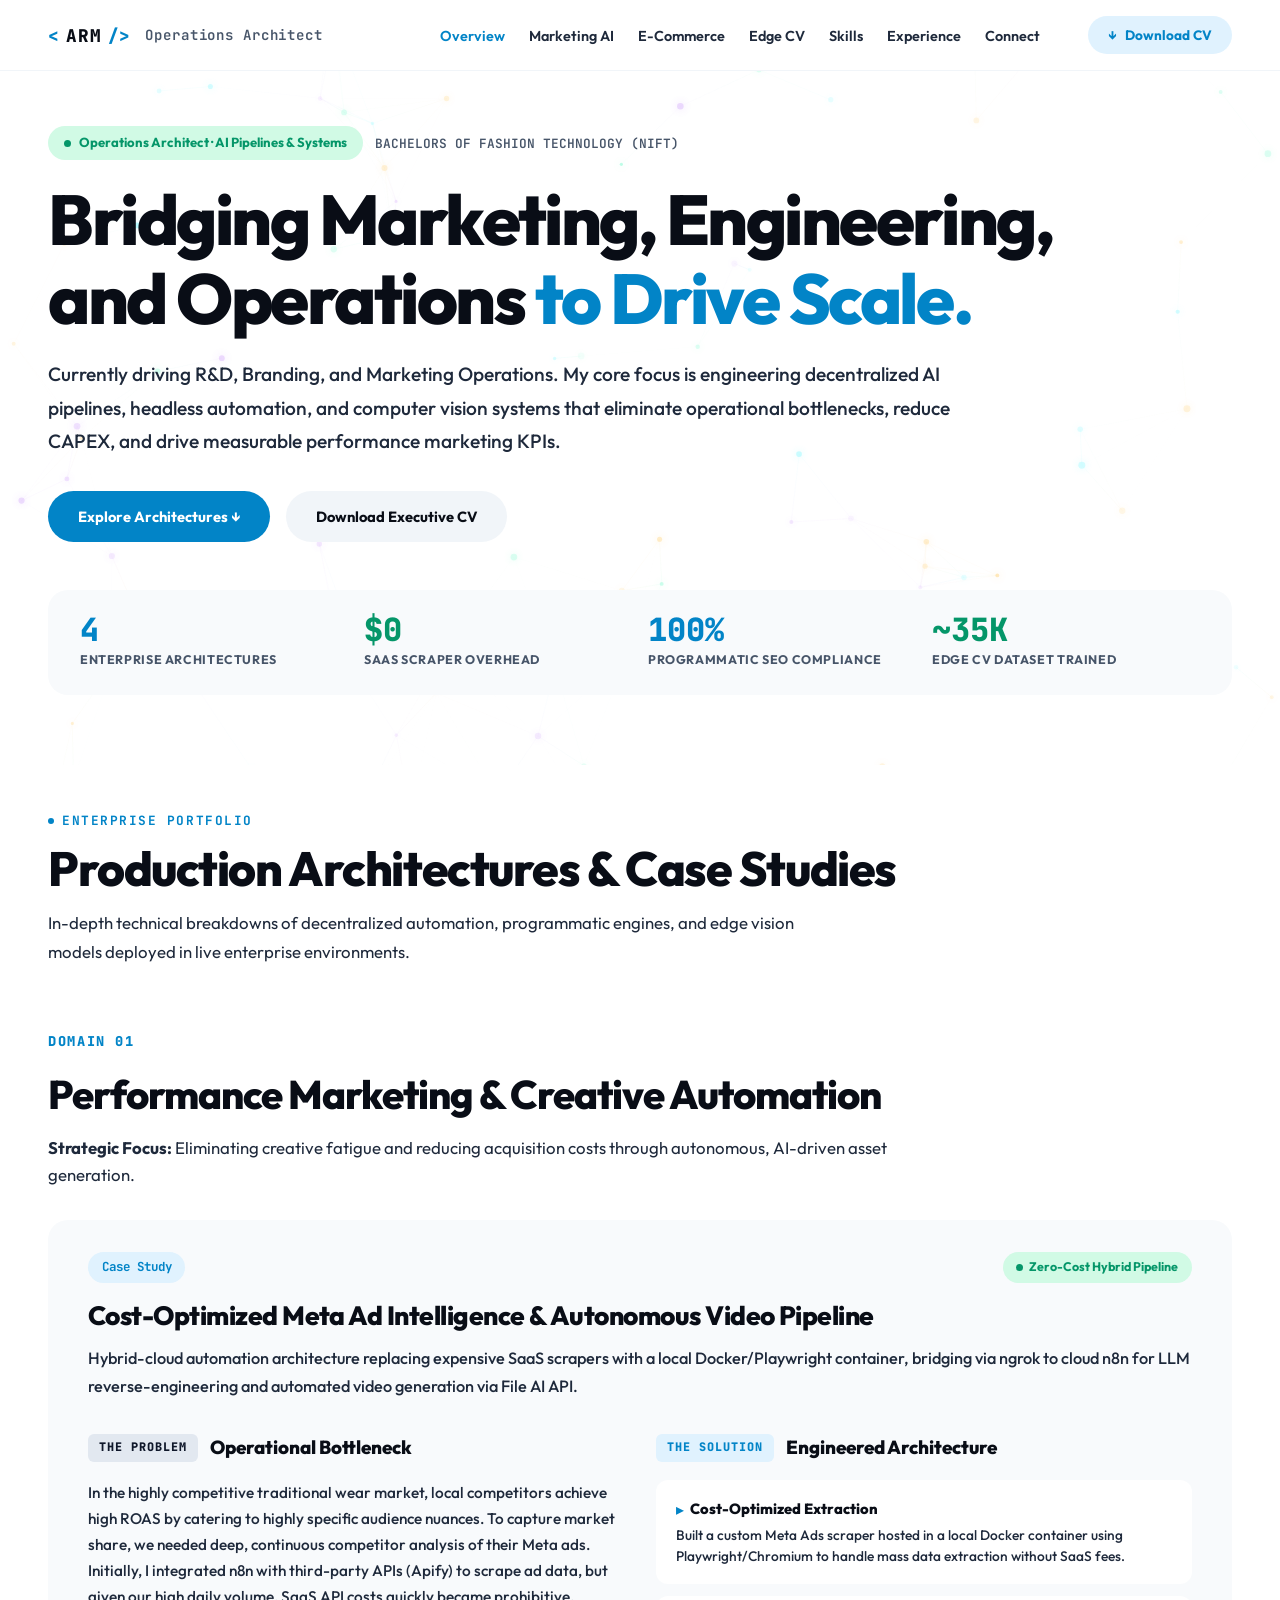
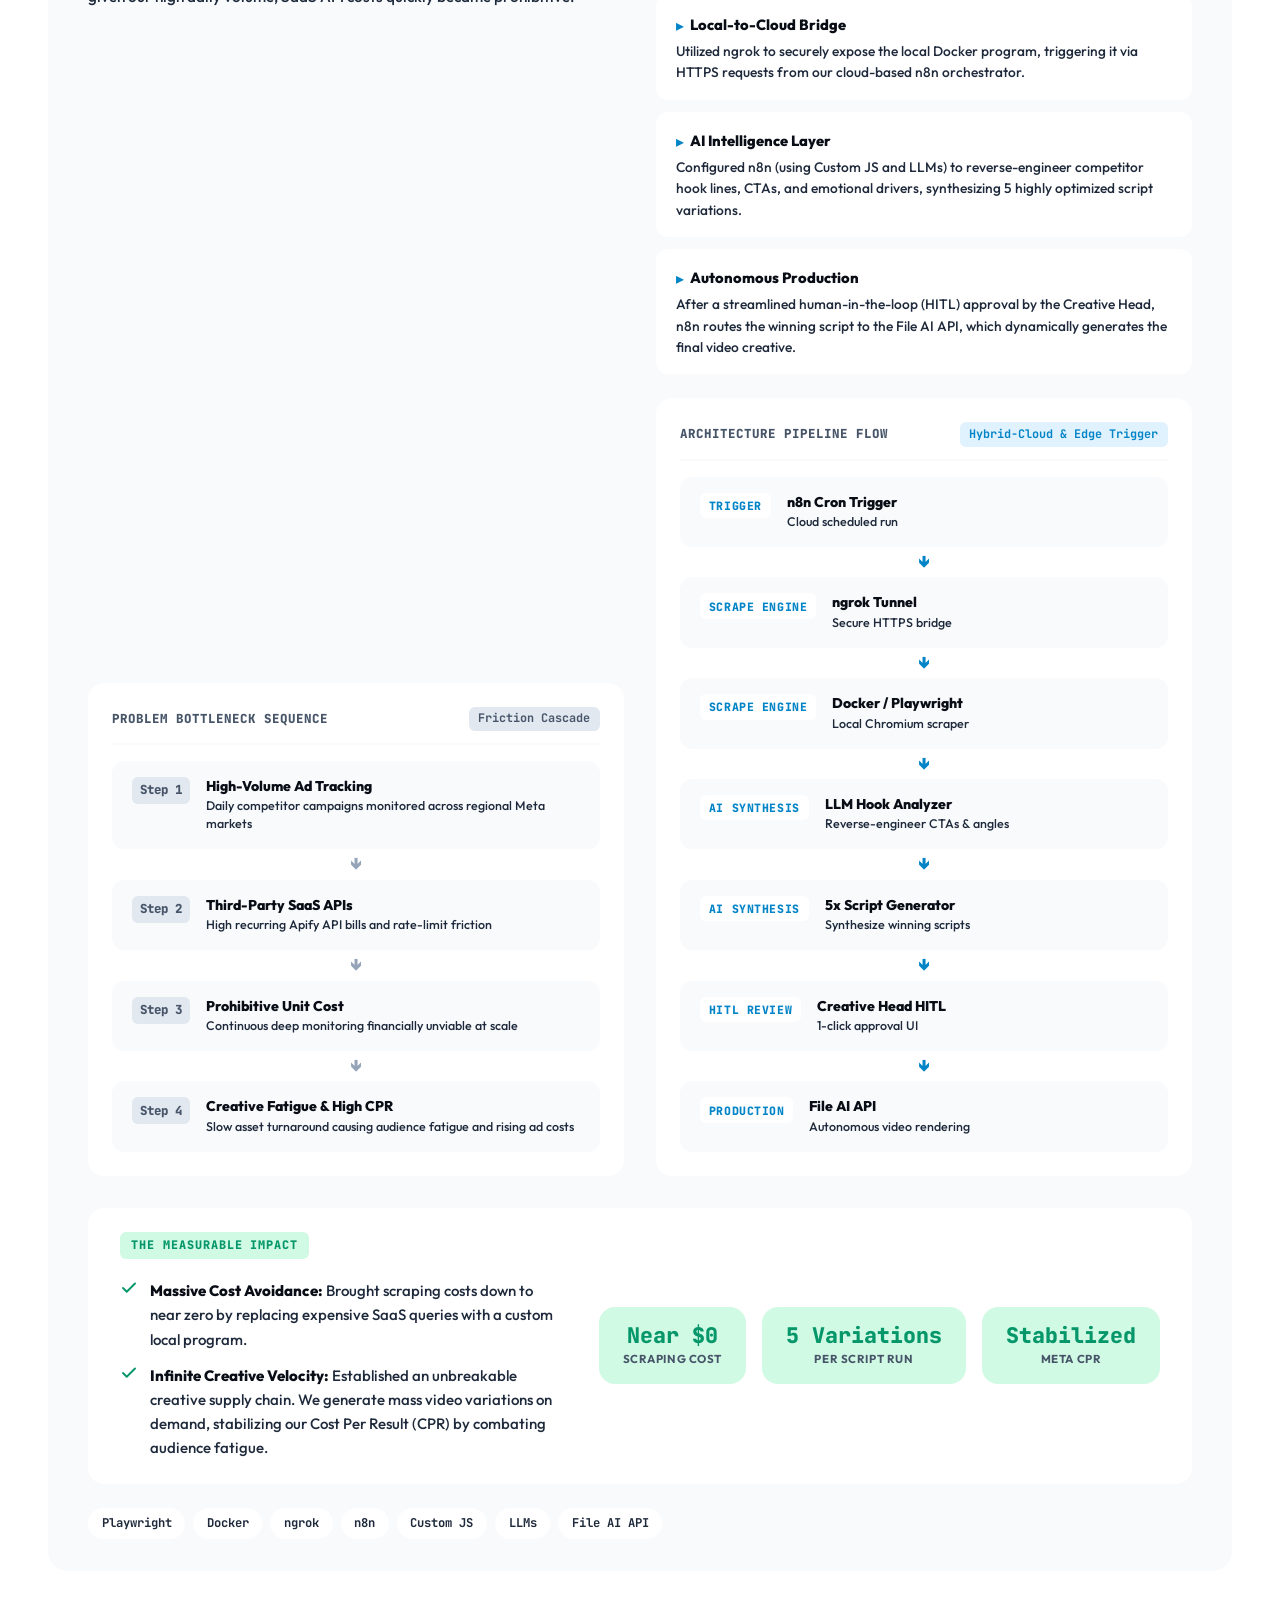
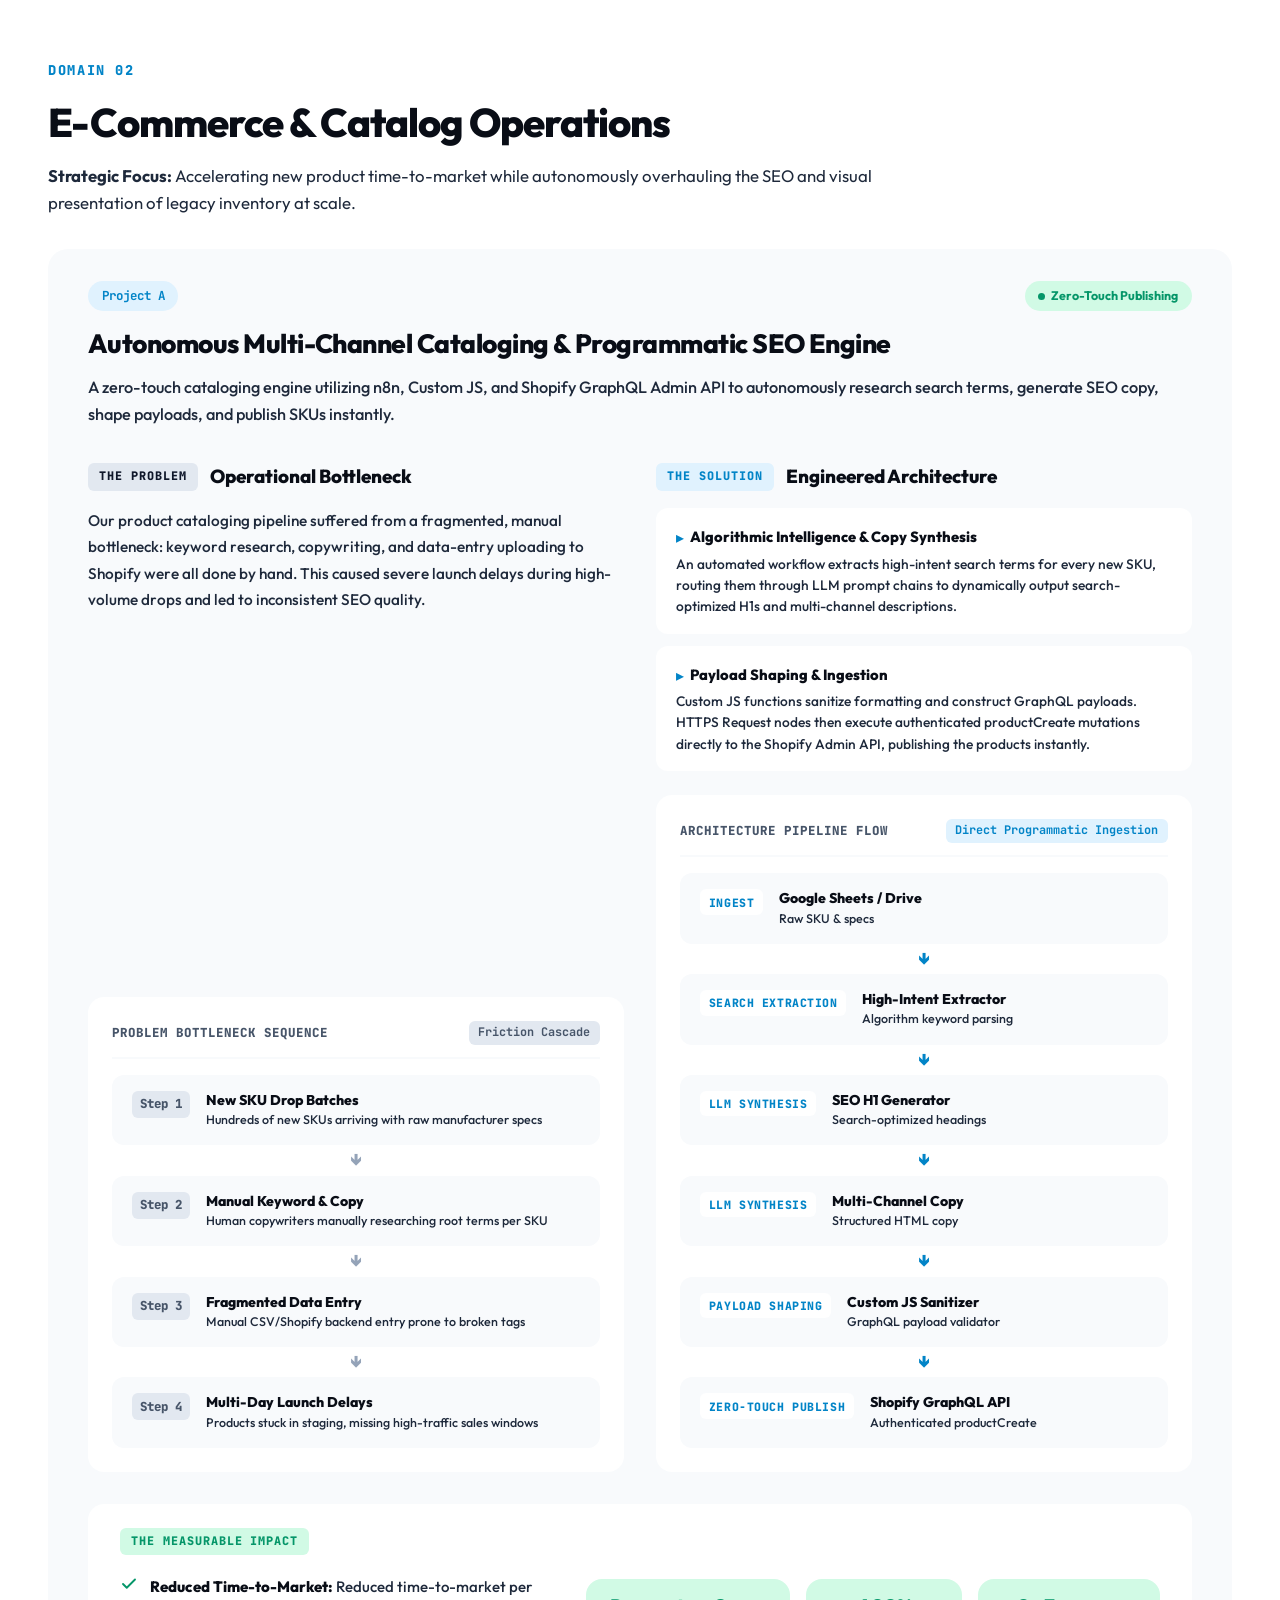
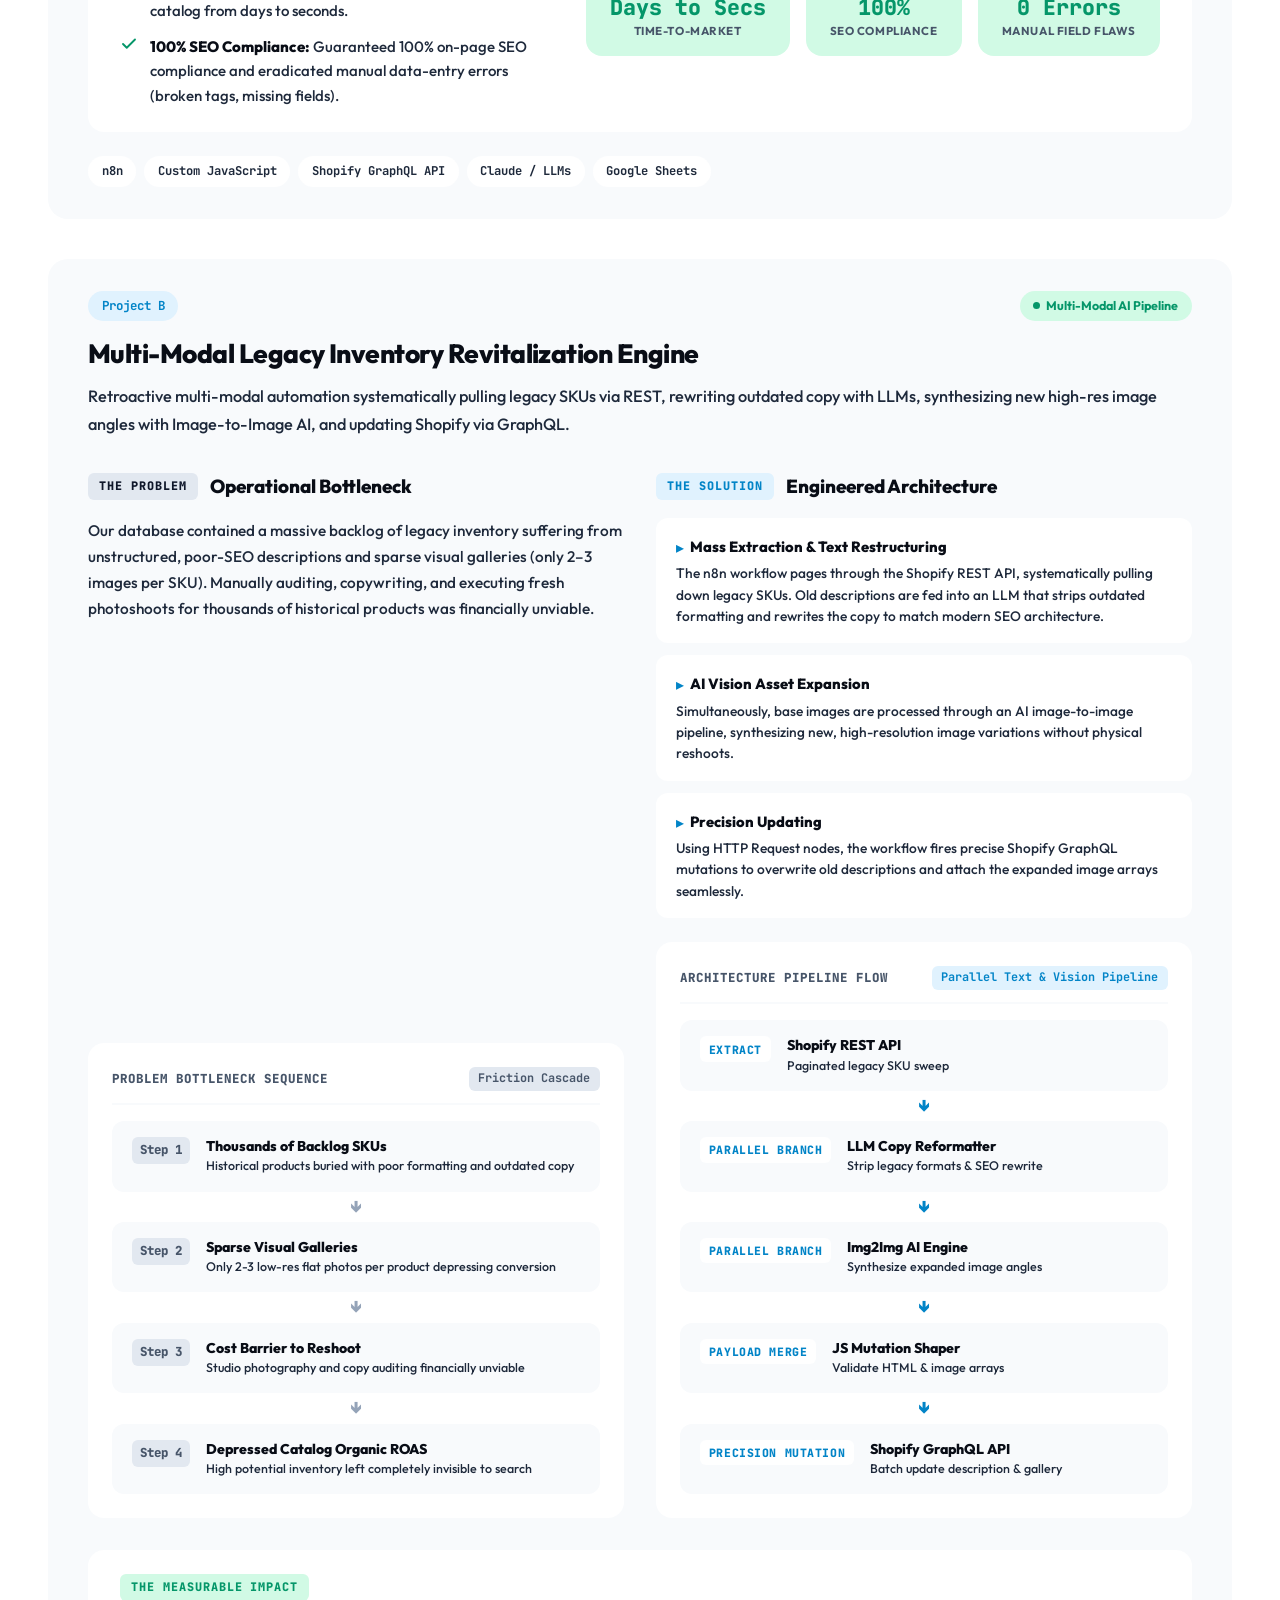
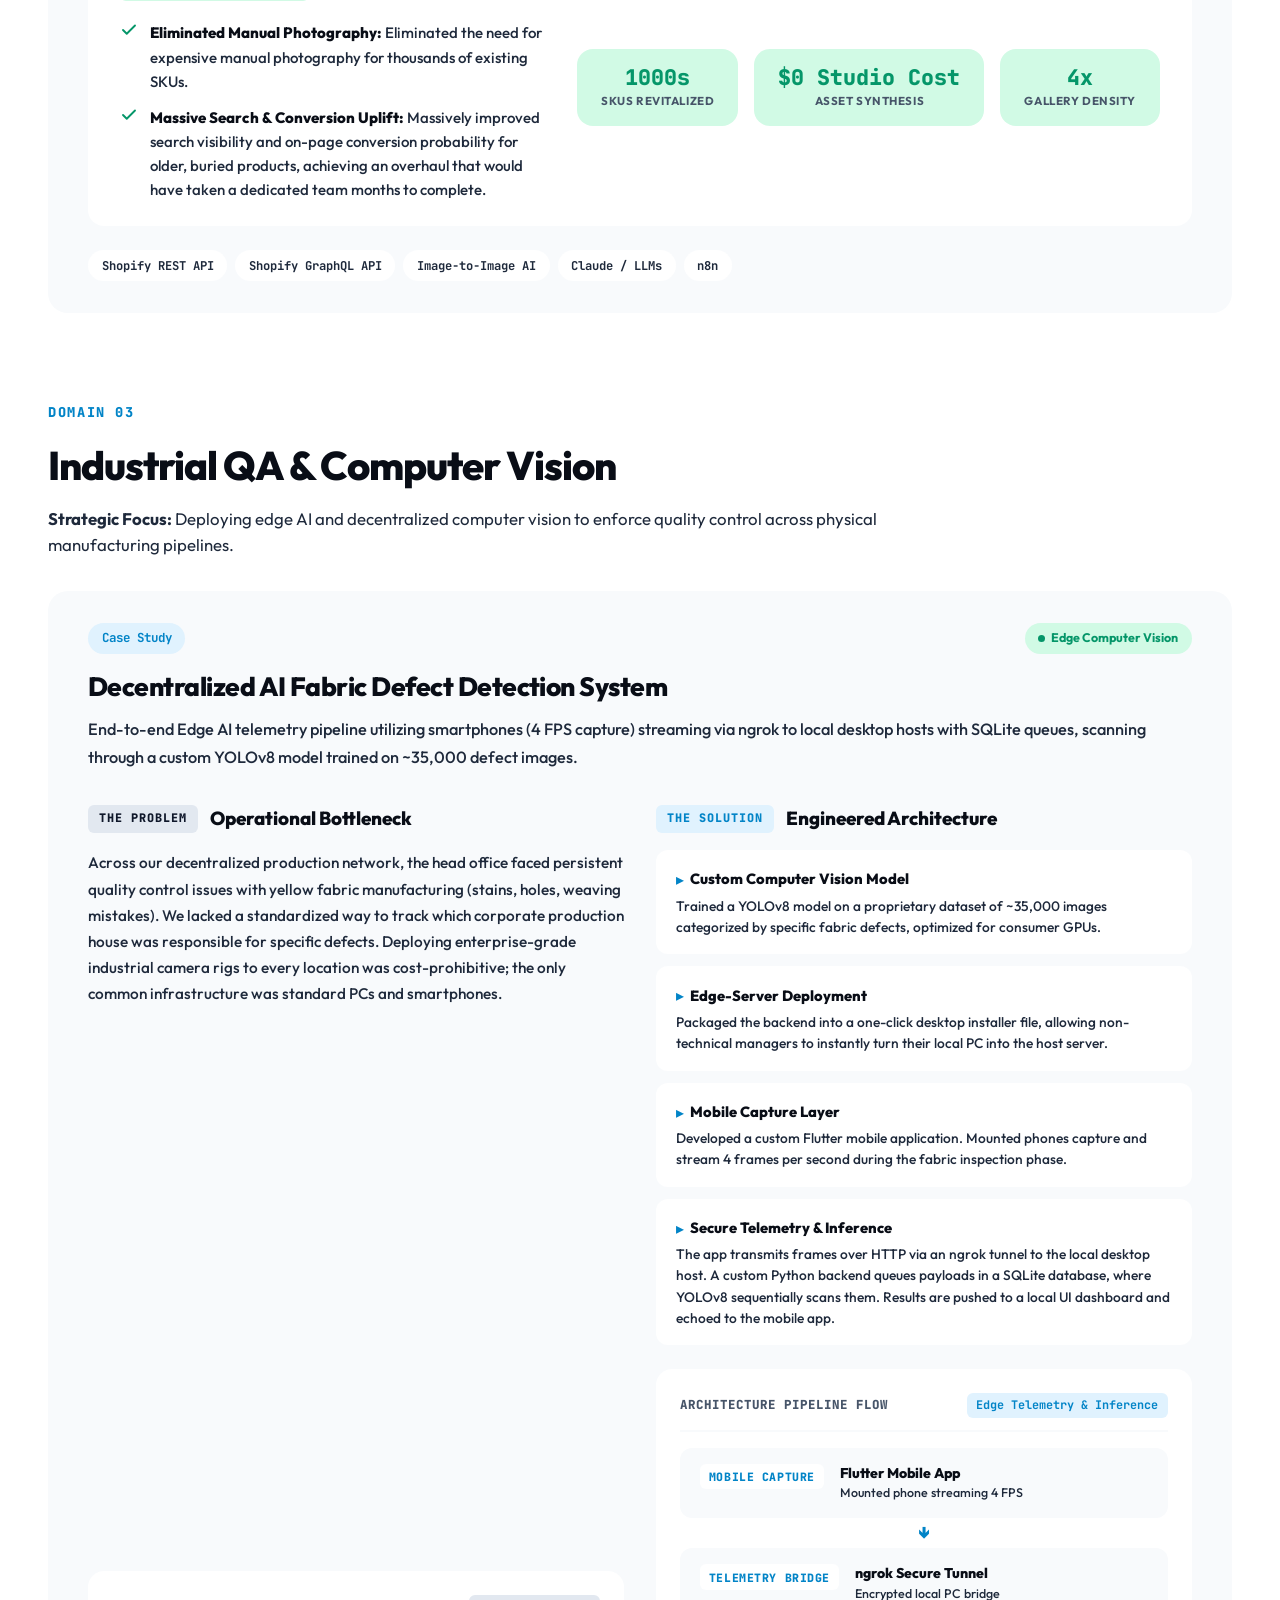
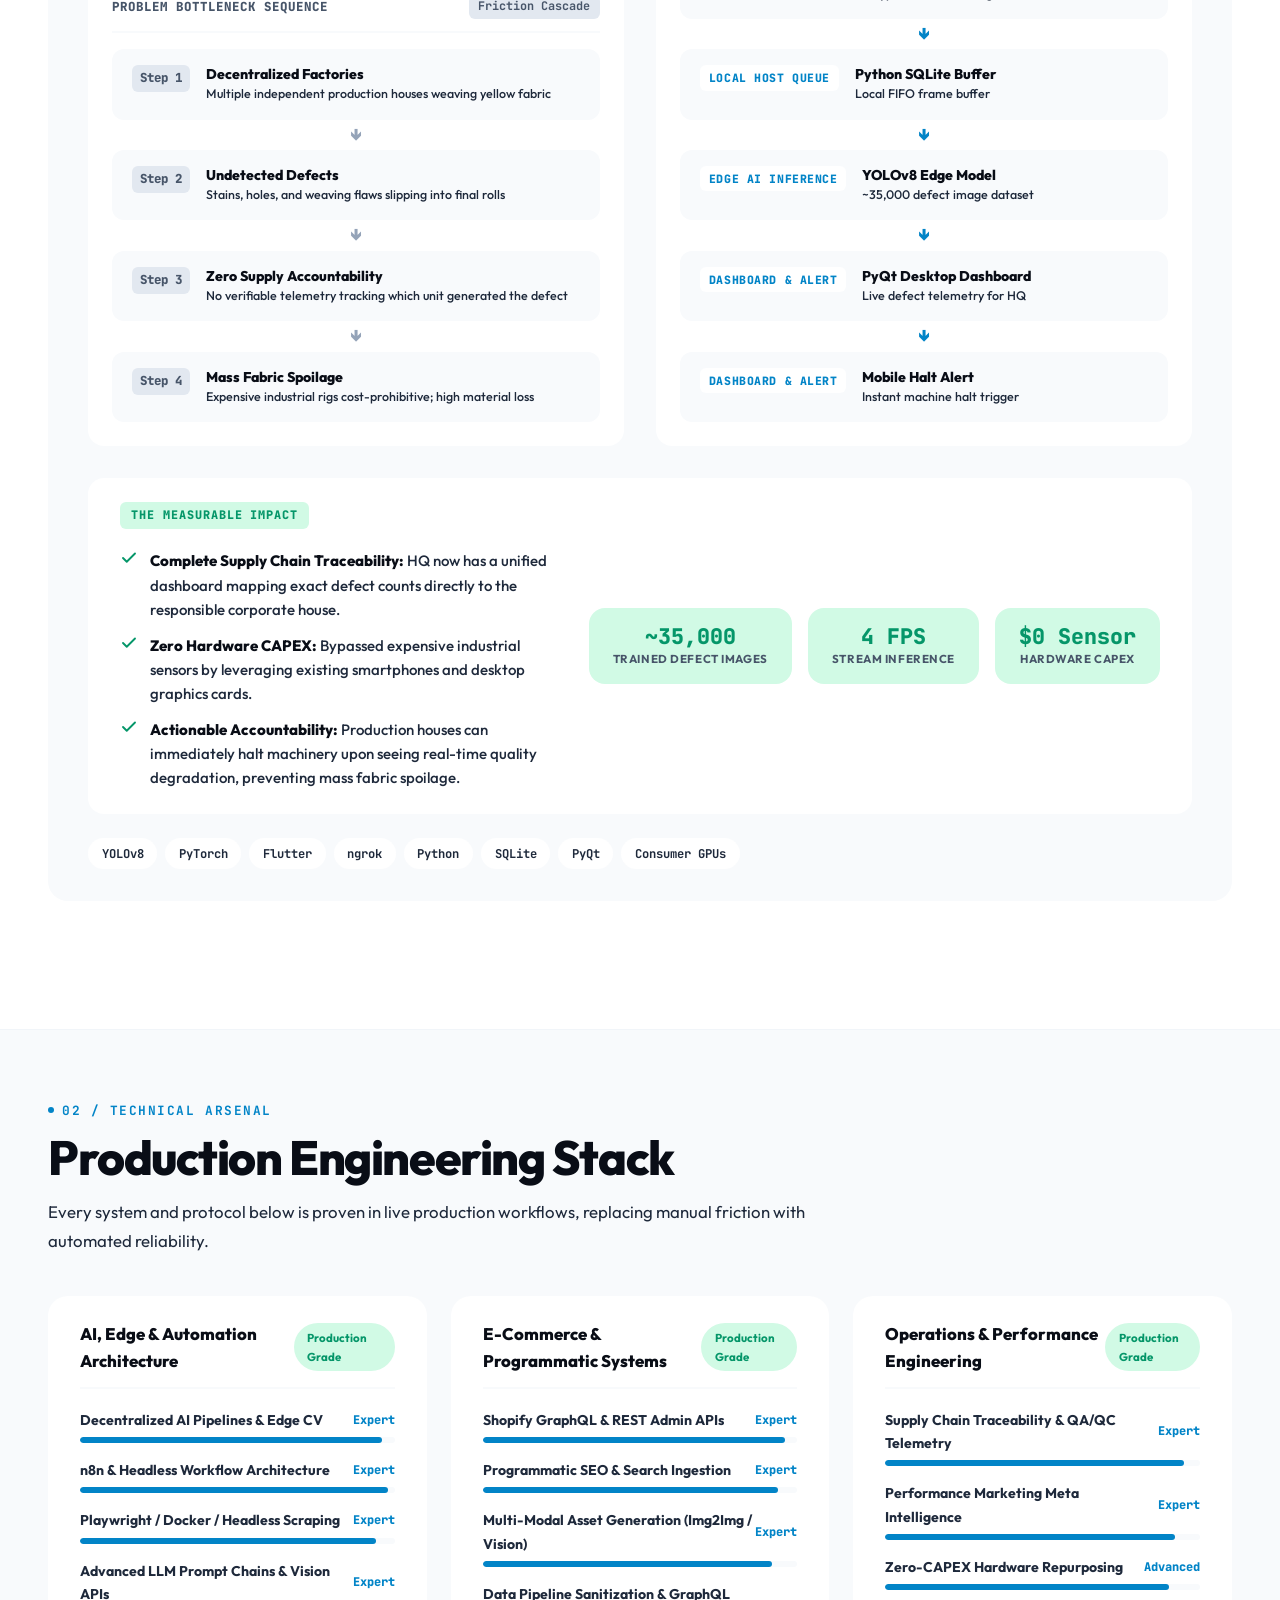
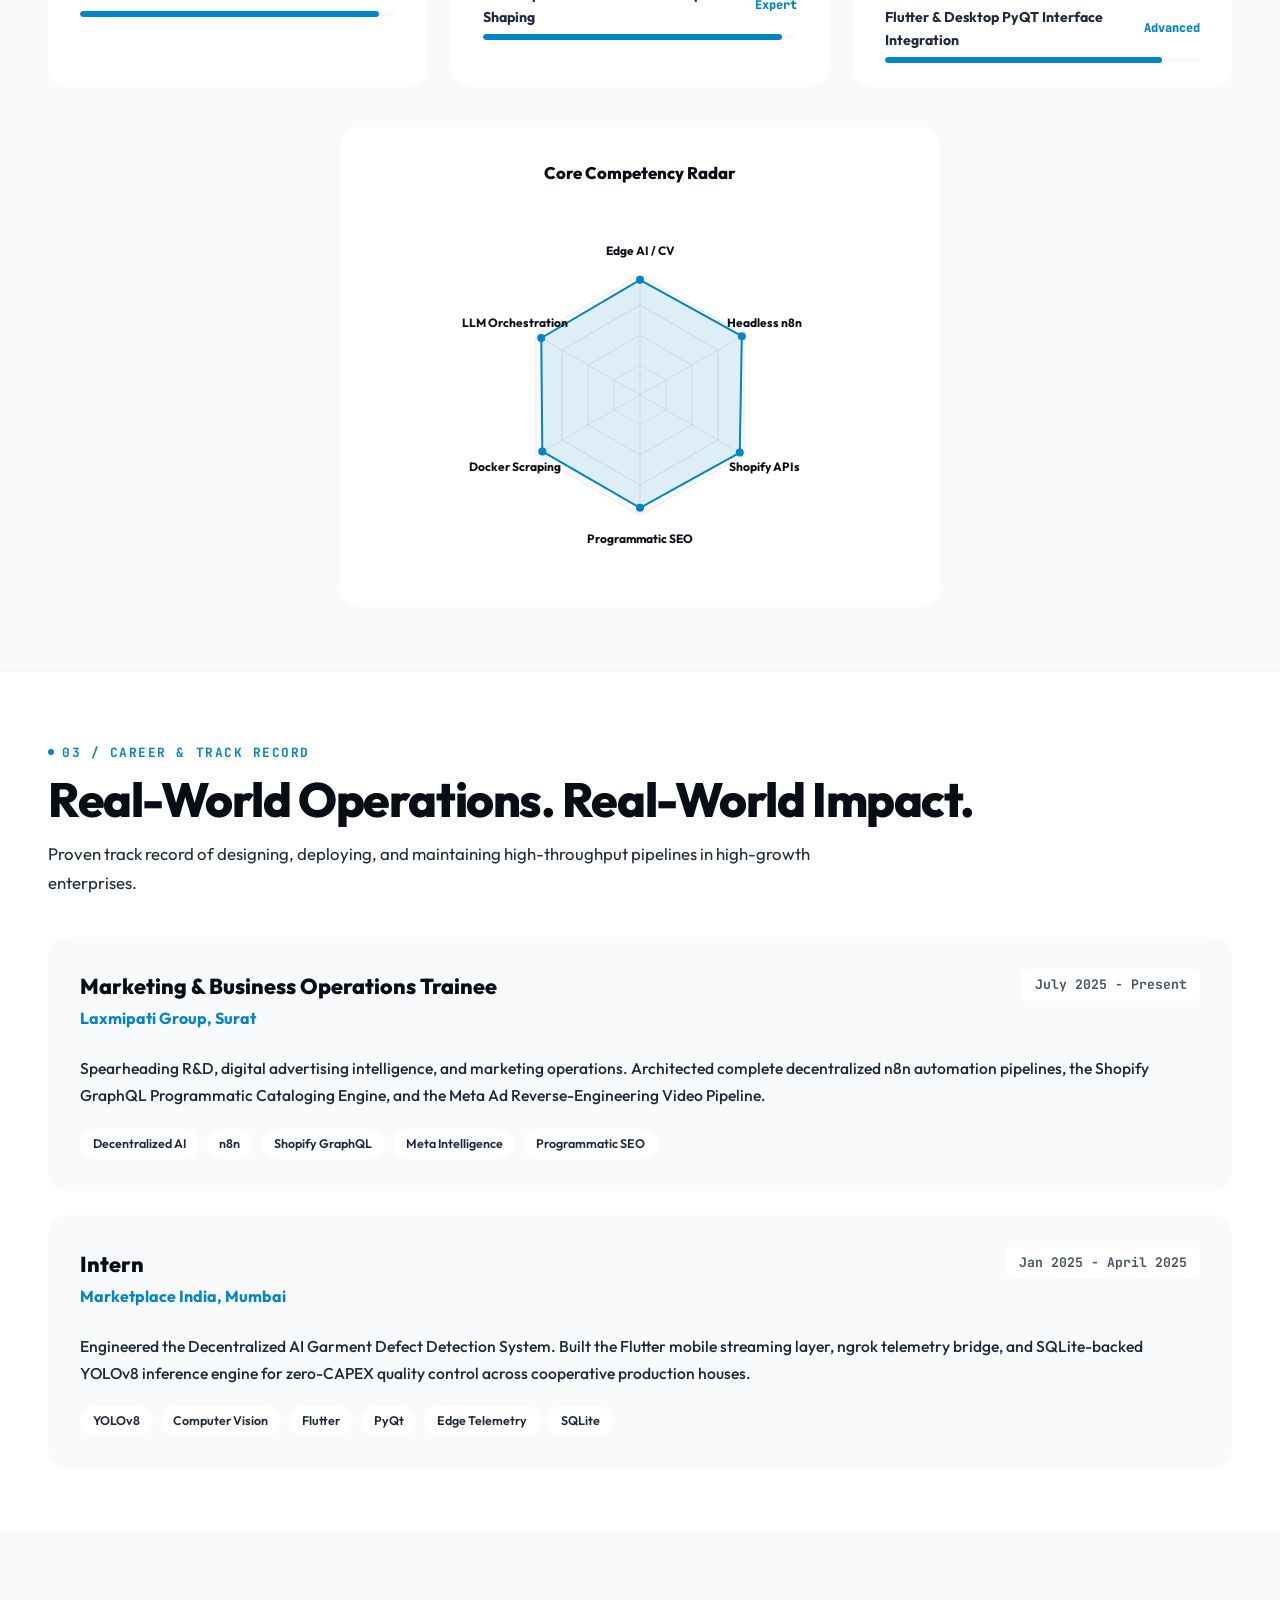
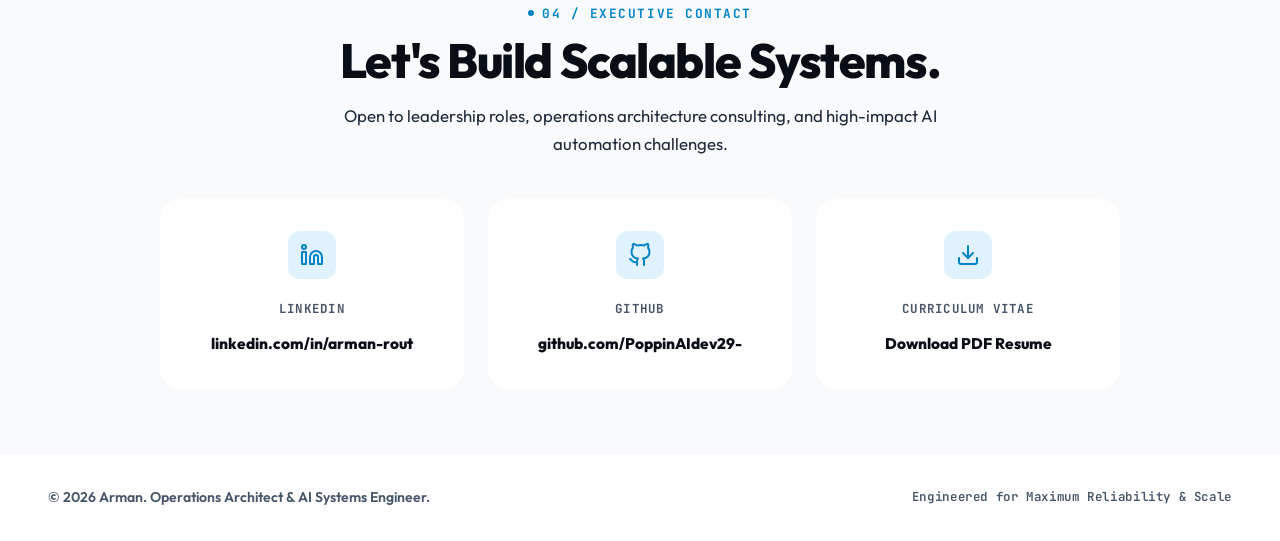
<file: PoppinAIdev29.github.io-main/index.html>
<!DOCTYPE html>
<html lang="en">
<head>
  <meta charset="UTF-8" />
  <meta name="viewport" content="width=device-width, initial-scale=1.0" />
  <meta name="description" content="Arman — Operations Architect &amp; AI Automation Engineer. Bridging marketing, engineering, and physical operations to eliminate bottlenecks, reduce CAPEX, and scale performance." />
  <meta name="keywords" content="Operations Architect, AI Automation, Performance Marketing, Edge Computer Vision, YOLOv8, n8n, Shopify GraphQL, Programmatic SEO, Playwright, Docker" />
  <meta property="og:title" content="Arman | Operations Architect — AI Automation &amp; Performance Marketing" />
  <meta property="og:description" content="Decentralized AI pipelines, headless automation, and edge computer vision architectures that eliminate operational bottlenecks and drive scale." />
  <meta property="og:type" content="website" />
  <title>Arman | Operations Architect — AI Automation &amp; Performance Marketing</title>
  
  <!-- Modern Typography -->
  <link rel="preconnect" href="https://fonts.googleapis.com" />
  <link rel="preconnect" href="https://fonts.gstatic.com" crossorigin />
  <link href="https://fonts.googleapis.com/css2?family=Outfit:wght@300;400;500;600;700;800&family=JetBrains+Mono:wght@400;500;600;700&display=swap" rel="stylesheet" />
  
  <!-- Stylesheet -->
  <link rel="stylesheet" href="assets/css/style.css" />
</head>
<body>

  <!-- ============================================================
       NAVIGATION
  ============================================================ -->
  <nav id="navbar" role="navigation" aria-label="Main navigation">
    <div class="nav-inner">
      <a href="#hero" class="nav-logo" aria-label="Home">
        <span class="logo-bracket">&lt;</span>ARM<span class="logo-bracket">/&gt;</span>
        <span style="font-size: 0.88rem; color: var(--clr-text-muted); font-weight: 600; margin-left: 8px;">Operations Architect</span>
      </a>

      <ul class="nav-links" id="nav-links">
        <li><a href="#hero" class="nav-link" data-section="hero">Overview</a></li>
        <li><a href="#performance-marketing" class="nav-link" data-section="performance-marketing">Marketing AI</a></li>
        <li><a href="#ecommerce-catalog-operations" class="nav-link" data-section="ecommerce-catalog-operations">E-Commerce</a></li>
        <li><a href="#industrial-qa-computer-vision" class="nav-link" data-section="industrial-qa-computer-vision">Edge CV</a></li>
        <li><a href="#skills" class="nav-link" data-section="skills">Skills</a></li>
        <li><a href="#experience" class="nav-link" data-section="experience">Experience</a></li>
        <li><a href="#contact" class="nav-link" data-section="contact">Connect</a></li>
      </ul>

      <a href="cv/arman resume (1).pdf" download class="btn-cv" id="btn-cv-download" aria-label="Download CV">
        <span>&darr;</span> Download CV
      </a>

      <button class="nav-hamburger" id="nav-hamburger" aria-label="Toggle navigation menu" aria-expanded="false">
        <span></span><span></span><span></span>
      </button>
    </div>
  </nav>

  <!-- ============================================================
       HERO & EXECUTIVE OVERVIEW
  ============================================================ -->
  <section id="hero" aria-labelledby="hero-headline">
    <canvas id="hero-canvas" aria-hidden="true"></canvas>
    
    <div class="container hero-content">
      <div class="hero-badge-row">
        <div class="hero-badge">
          <span class="badge-dot"></span>
          Operations Architect · AI Pipelines &amp; Systems
        </div>
        <span class="hero-sub-badge">Bachelors of Fashion Technology (NIFT)</span>
      </div>

      <h1 id="hero-headline" class="hero-title">
        Bridging Marketing, Engineering, and Operations <span class="highlight">to Drive Scale.</span>
      </h1>

      <p class="hero-overview-lead">
        Currently driving R&amp;D, Branding, and Marketing Operations. My core focus is engineering decentralized AI pipelines, headless automation, and computer vision systems that eliminate operational bottlenecks, reduce CAPEX, and drive measurable performance marketing KPIs.
      </p>

      <div class="hero-cta-group">
        <a href="#architectures" class="btn-primary" id="btn-explore-architectures">
          Explore Architectures &darr;
        </a>
        <a href="cv/arman resume (1).pdf" download class="btn-ghost" id="btn-download-resume">
          Download Executive CV
        </a>
      </div>

      <!-- Executive Metric Highlights (Flat Clean Plates) -->
      <div class="hero-stats-panel">
        <div class="stat-item">
          <span class="stat-value accent-cyan">4</span>
          <span class="stat-label">Enterprise Architectures</span>
        </div>
        <div class="stat-item">
          <span class="stat-value accent-emerald">$0</span>
          <span class="stat-label">SaaS Scraper Overhead</span>
        </div>
        <div class="stat-item">
          <span class="stat-value accent-cyan">100%</span>
          <span class="stat-label">Programmatic SEO Compliance</span>
        </div>
        <div class="stat-item">
          <span class="stat-value accent-emerald">~35K</span>
          <span class="stat-label">Edge CV Dataset Trained</span>
        </div>
      </div>
    </div>
  </section>

  <!-- ============================================================
       DOMAINS & ARCHITECTURE CASE STUDIES
  ============================================================ -->
  <section id="architectures" class="domain-section" aria-label="Portfolio Domains and Case Studies">
    <div class="container">
      <div class="section-tag">Enterprise Portfolio</div>
      <h2 class="section-title">Production Architectures &amp; Case Studies</h2>
      <p class="section-subtitle">
        In-depth technical breakdowns of decentralized automation, programmatic engines, and edge vision models deployed in live enterprise environments.
      </p>

      <!-- Dynamically Rendered by projects.js with 2-column layout and vertical flowcharts -->
      <div id="domains-container"></div>
    </div>
  </section>

  <!-- ============================================================
       SKILLS & PRODUCTION TOOLING
  ============================================================ -->
  <section id="skills" aria-labelledby="skills-heading">
    <div class="container">
      <div class="section-tag">02 / Technical Arsenal</div>
      <h2 id="skills-heading" class="section-title">
        Production Engineering Stack
      </h2>
      <p class="section-subtitle">
        Every system and protocol below is proven in live production workflows, replacing manual friction with automated reliability.
      </p>

      <div class="skills-grid" id="skills-grid">
        <!-- Rendered by skills.js -->
      </div>

      <div class="skill-radar-container reveal">
        <h3 class="skill-cat-title" style="border: none; margin-bottom: var(--space-4); text-align: center;">
          Core Competency Radar
        </h3>
        <canvas id="skill-radar" width="360" height="360" aria-label="Radar chart of core competencies"></canvas>
      </div>
    </div>
  </section>

  <!-- ============================================================
       EXPERIENCE & TRACK RECORD
  ============================================================ -->
  <section id="experience" aria-labelledby="experience-heading">
    <div class="container">
      <div class="section-tag">03 / Career &amp; Track Record</div>
      <h2 id="experience-heading" class="section-title">
        Real-World Operations. Real-World Impact.
      </h2>
      <p class="section-subtitle">
        Proven track record of designing, deploying, and maintaining high-throughput pipelines in high-growth enterprises.
      </p>

      <div class="experience-timeline" id="experience-timeline">
        <!-- Rendered by main.js from data.js -->
      </div>
    </div>
  </section>

  <!-- ============================================================
       CONNECT & GET IN TOUCH
  ============================================================ -->
  <section id="contact" aria-labelledby="contact-heading">
    <div class="container">
      <div style="text-align: center; max-width: 650px; margin: 0 auto var(--space-10);">
        <div class="section-tag" style="justify-content: center;">04 / Executive Contact</div>
        <h2 id="contact-heading" class="section-title">
          Let's Build Scalable Systems.
        </h2>
        <p class="section-subtitle" style="margin-left: auto; margin-right: auto; margin-bottom: 0;">
          Open to leadership roles, operations architecture consulting, and high-impact AI automation challenges.
        </p>
      </div>

      <div class="contact-cards-grid">
        <a href="https://www.linkedin.com/in/arman-rout-92059b241" target="_blank" rel="noopener" class="contact-card" id="contact-linkedin" aria-label="LinkedIn Profile">
          <div class="contact-icon-box">
            <svg viewBox="0 0 24 24" width="24" height="24" stroke="currentColor" stroke-width="2" fill="none" stroke-linecap="round" stroke-linejoin="round">
              <path d="M16 8a6 6 0 0 1 6 6v7h-4v-7a2 2 0 0 0-2-2 2 2 0 0 0-2 2v7h-4v-7a6 6 0 0 1 6-6z"></path>
              <rect x="2" y="9" width="4" height="12"></rect>
              <circle cx="4" cy="4" r="2"></circle>
            </svg>
          </div>
          <span class="contact-platform">LinkedIn</span>
          <span class="contact-handle">linkedin.com/in/arman-rout</span>
        </a>

        <a href="https://github.com/PoppinAIdev29-" target="_blank" rel="noopener" class="contact-card" id="contact-github" aria-label="GitHub Profile">
          <div class="contact-icon-box">
            <svg viewBox="0 0 24 24" width="24" height="24" stroke="currentColor" stroke-width="2" fill="none" stroke-linecap="round" stroke-linejoin="round">
              <path d="M9 19c-5 1.5-5-2.5-7-3m14 6v-3.87a3.37 3.37 0 0 0-.94-2.61c3.14-.35 6.44-1.54 6.44-7A5.44 5.44 0 0 0 20 4.77 5.07 5.07 0 0 0 19.91 1S18.73.65 16 2.48a13.38 13.38 0 0 0-7 0C6.27.65 5.09 1 5.09 1A5.07 5.07 0 0 0 5 4.77a5.44 5.44 0 0 0-1.5 3.78c0 5.42 3.3 6.61 6.44 7A3.37 3.37 0 0 0 9 18.13V22"></path>
            </svg>
          </div>
          <span class="contact-platform">GitHub</span>
          <span class="contact-handle">github.com/PoppinAIdev29-</span>
        </a>

        <a href="cv/arman resume (1).pdf" download class="contact-card" id="contact-resume" aria-label="Download Arman's Resume">
          <div class="contact-icon-box">
            <svg viewBox="0 0 24 24" width="24" height="24" stroke="currentColor" stroke-width="2" fill="none" stroke-linecap="round" stroke-linejoin="round">
              <path d="M21 15v4a2 2 0 0 1-2 2H5a2 2 0 0 1-2-2v-4"></path>
              <polyline points="7 10 12 15 17 10"></polyline>
              <line x1="12" y1="15" x2="12" y2="3"></line>
            </svg>
          </div>
          <span class="contact-platform">Curriculum Vitae</span>
          <span class="contact-handle">Download PDF Resume</span>
        </a>
      </div>
    </div>
  </section>

  <!-- ============================================================
       FOOTER
  ============================================================ -->
  <footer id="site-footer">
    <div class="container">
      <div class="footer-inner">
        <p class="footer-copy">© 2026 Arman. Operations Architect &amp; AI Systems Engineer.</p>
        <p class="footer-stack">Engineered for Maximum Reliability &amp; Scale</p>
      </div>
    </div>
  </footer>

  <!-- ============================================================
       SCRIPTS
  ============================================================ -->
  <script src="assets/js/data.js"></script>
  <script src="assets/js/hero-canvas.js"></script>
  <script src="assets/js/projects.js"></script>
  <script src="assets/js/skills.js"></script>
  <script src="assets/js/main.js"></script>
</body>
</html>
</file>
<file: PoppinAIdev29.github.io-main/assets/css/style.css>
/* =============================================================
   OPERATIONS ARCHITECT — FLAT LIGHT MINIMALIST DESIGN SYSTEM
   - Very Light & Clean (#ffffff canvas with soft #f8fafc plates)
   - High-Contrast Text (#0a0f1d)
   - Zero Shadows, Zero Heavy Borders — Pure Clean Plates
   - Vertical Workflows with Distinct Arrow Markings (↓)
   - Full Space Utilization with Side Gutters
   - Strict 3-Color Hierarchy: Light Slate, Technical Azure, Emerald Mint
   ============================================================= */

/* ─── DESIGN TOKENS ──────────────────────────────────────────── */
:root {
  /* Color 1: Neutral Light System */
  --clr-bg:               #ffffff; /* Pristine pure white background */
  --clr-bg-alt:           #f8fafc; /* Very soft plate background */
  --clr-plate:            #f1f5f9; /* Structural inner plate */
  --clr-plate-hover:      #e2e8f0; /* Hover state plate */
  
  /* Text Contrast — Pure High-Contrast Dark */
  --clr-text:             #090d16; /* Deepest rich black-slate for maximum contrast */
  --clr-text-secondary:   #1e293b; /* High-contrast crisp body text */
  --clr-text-muted:       #475569; /* Clear, readable secondary metadata */

  /* Color 2: Primary Accent (Technical Azure Blue) */
  --clr-cyan:             #0284c7;
  --clr-cyan-dim:         #e0f2fe;

  /* Color 3: Metric Accent (Precision Emerald Mint) */
  --clr-emerald:          #059669;
  --clr-emerald-dim:      #d1fae5;

  /* Typography */
  --font-sans:            'Outfit', system-ui, -apple-system, sans-serif;
  --font-mono:            'JetBrains Mono', monospace;

  /* Spacing Scale */
  --space-1:  0.25rem;
  --space-2:  0.5rem;
  --space-3:  0.75rem;
  --space-4:  1rem;
  --space-5:  1.25rem;
  --space-6:  1.5rem;
  --space-8:  2rem;
  --space-10: 2.5rem;
  --space-12: 3rem;
  --space-16: 4rem;
  --space-20: 5rem;
  --space-24: 6rem;

  /* Layout — Wide Full-Space Container with Gutters */
  --container-max:  1440px;
  --gutter-space:   3rem;

  /* Rounded Radii */
  --r-sm:   6px;
  --r-md:   12px;
  --r-lg:   16px;
  --r-xl:   20px;
  --r-full: 9999px;

  /* Transitions */
  --t-fast: 150ms ease;
  --t-base: 250ms ease;
}

/* ─── RESET & BASE ───────────────────────────────────────────── */
*, *::before, *::after {
  box-sizing: border-box;
  margin: 0;
  padding: 0;
}

html {
  scroll-behavior: smooth;
  font-size: 16px;
  -webkit-text-size-adjust: 100%;
}

body {
  font-family: var(--font-sans);
  background-color: var(--clr-bg);
  color: var(--clr-text);
  line-height: 1.65;
  overflow-x: hidden;
  -webkit-font-smoothing: antialiased;
  -moz-osx-font-smoothing: grayscale;
}

/* Minimal Scrollbar */
::-webkit-scrollbar { width: 6px; }
::-webkit-scrollbar-track { background: #ffffff; }
::-webkit-scrollbar-thumb { background: #cbd5e1; border-radius: var(--r-full); }
::-webkit-scrollbar-thumb:hover { background: var(--clr-cyan); }

:focus-visible {
  outline: 2px solid var(--clr-cyan);
  outline-offset: 3px;
  border-radius: var(--r-sm);
}

a { color: inherit; text-decoration: none; }
img, canvas { display: block; max-width: 100%; }
ul { list-style: none; }
button { cursor: pointer; border: none; background: none; font-family: inherit; }

/* ─── FULL-SPACE CONTAINER WITH DESKTOP GUTTERS ──────────────── */
.container {
  width: 100%;
  max-width: var(--container-max);
  margin: 0 auto;
  padding: 0 var(--gutter-space);
}

section {
  padding: var(--space-16) 0;
  position: relative;
}

/* Section Header Typography */
.section-tag {
  display: inline-flex;
  align-items: center;
  gap: var(--space-2);
  font-family: var(--font-mono);
  font-size: 0.8rem;
  font-weight: 700;
  letter-spacing: 0.12em;
  text-transform: uppercase;
  color: var(--clr-cyan);
  margin-bottom: var(--space-2);
}

.section-tag::before {
  content: '';
  width: 6px;
  height: 6px;
  border-radius: 50%;
  background: var(--clr-cyan);
}

.section-title {
  font-size: clamp(2rem, 3.8vw, 3rem);
  font-weight: 800;
  line-height: 1.2;
  letter-spacing: -0.03em;
  color: var(--clr-text);
  margin-bottom: var(--space-3);
}

.section-title em {
  font-style: normal;
  color: var(--clr-cyan);
}

.section-subtitle {
  font-size: 1.05rem;
  color: var(--clr-text-secondary);
  max-width: 800px;
  line-height: 1.7;
  margin-bottom: var(--space-10);
}

/* ─── CLEAN FLAT PLATES (No Shadows, No Heavy Borders) ───────── */
.plate {
  background: var(--clr-bg-alt);
  border-radius: var(--r-xl);
  padding: var(--space-8);
  transition: background var(--t-base), transform var(--t-base);
}

.plate-sub {
  background: #ffffff;
  border-radius: var(--r-lg);
  padding: var(--space-6);
}

.plate:hover {
  background: #f1f5f9;
}

/* ─── BUTTONS & PILLS ────────────────────────────────────────── */
.btn-primary {
  display: inline-flex;
  align-items: center;
  justify-content: center;
  gap: var(--space-2);
  padding: 0.85rem 1.85rem;
  background: var(--clr-cyan);
  color: #ffffff;
  font-weight: 700;
  font-size: 0.92rem;
  border-radius: var(--r-full);
  transition: transform var(--t-fast), background var(--t-fast);
}

.btn-primary:hover {
  transform: translateY(-2px);
  background: #0369a1;
}

.btn-ghost {
  display: inline-flex;
  align-items: center;
  justify-content: center;
  gap: var(--space-2);
  padding: 0.85rem 1.85rem;
  background: var(--clr-plate);
  color: var(--clr-text);
  font-weight: 700;
  font-size: 0.92rem;
  border-radius: var(--r-full);
  transition: background var(--t-fast), transform var(--t-fast), color var(--t-fast);
}

.btn-ghost:hover {
  background: var(--clr-cyan-dim);
  color: var(--clr-cyan);
  transform: translateY(-2px);
}

.btn-cv {
  display: inline-flex;
  align-items: center;
  gap: var(--space-2);
  padding: 0.5rem 1.25rem;
  color: var(--clr-cyan);
  font-size: 0.85rem;
  font-weight: 700;
  border-radius: var(--r-full);
  background: var(--clr-cyan-dim);
  transition: background var(--t-fast), color var(--t-fast);
  white-space: nowrap;
}

.btn-cv:hover {
  background: var(--clr-cyan);
  color: #ffffff;
}

/* ─── NAVIGATION ─────────────────────────────────────────────── */
#navbar {
  position: fixed;
  top: 0;
  left: 0;
  right: 0;
  z-index: 100;
  padding: var(--space-4) 0;
  background: rgba(255, 255, 255, 0.95);
  backdrop-filter: blur(12px);
  -webkit-backdrop-filter: blur(12px);
  border-bottom: 1px solid var(--clr-plate);
  transition: padding var(--t-base);
}

#navbar.scrolled {
  padding: var(--space-3) 0;
  background: #ffffff;
}

.nav-inner {
  max-width: var(--container-max);
  margin: 0 auto;
  padding: 0 var(--gutter-space);
  display: flex;
  align-items: center;
  justify-content: space-between;
  gap: var(--space-6);
}

.nav-logo {
  font-family: var(--font-mono);
  font-size: 1.1rem;
  font-weight: 800;
  color: var(--clr-text);
  letter-spacing: 0.05em;
  display: flex;
  align-items: center;
  gap: 6px;
}

.logo-bracket { color: var(--clr-cyan); }

.nav-links {
  display: flex;
  align-items: center;
  gap: var(--space-6);
  margin-left: auto;
  margin-right: var(--space-6);
}

.nav-link {
  font-size: 0.9rem;
  font-weight: 600;
  color: var(--clr-text-secondary);
  transition: color var(--t-fast);
  position: relative;
  padding: var(--space-1) 0;
}

.nav-link:hover,
.nav-link.active { color: var(--clr-cyan); }

.nav-hamburger {
  display: none;
  flex-direction: column;
  gap: 5px;
  padding: var(--space-2);
}

.nav-hamburger span {
  display: block;
  width: 22px;
  height: 2px;
  background: var(--clr-text);
  border-radius: 2px;
}

/* ─── HERO & EXECUTIVE OVERVIEW ──────────────────────────────── */
#hero {
  min-height: 85vh;
  display: flex;
  align-items: center;
  padding: calc(var(--space-20) + var(--space-6)) 0 var(--space-12);
  background: #ffffff;
  position: relative;
}

#hero-canvas {
  position: absolute;
  inset: 0;
  width: 100%;
  height: 100%;
  pointer-events: none;
  opacity: 0.4;
}

.hero-content {
  position: relative;
  z-index: 2;
  width: 100%;
}

.hero-badge-row {
  display: flex;
  align-items: center;
  gap: var(--space-3);
  flex-wrap: wrap;
  margin-bottom: var(--space-5);
}

.hero-badge {
  display: inline-flex;
  align-items: center;
  gap: var(--space-2);
  padding: 0.4rem 1rem;
  background: var(--clr-emerald-dim);
  border-radius: var(--r-full);
  font-size: 0.82rem;
  font-weight: 700;
  color: var(--clr-emerald);
}

.badge-dot {
  width: 7px;
  height: 7px;
  border-radius: 50%;
  background: var(--clr-emerald);
}

.hero-sub-badge {
  font-family: var(--font-mono);
  font-size: 0.8rem;
  font-weight: 600;
  color: var(--clr-text-muted);
  text-transform: uppercase;
}

.hero-title {
  font-size: clamp(2.4rem, 5.5vw, 4.4rem);
  font-weight: 800;
  line-height: 1.12;
  letter-spacing: -0.035em;
  color: var(--clr-text);
  margin-bottom: var(--space-5);
  max-width: 1100px;
}

.hero-title .highlight {
  color: var(--clr-cyan);
}

.hero-overview-lead {
  font-size: 1.2rem;
  color: var(--clr-text-secondary);
  line-height: 1.75;
  max-width: 920px;
  margin-bottom: var(--space-8);
  font-weight: 500;
}

.hero-cta-group {
  display: flex;
  align-items: center;
  flex-wrap: wrap;
  gap: var(--space-4);
  margin-bottom: var(--space-12);
}

/* Full Space Hero Stats Panel */
.hero-stats-panel {
  display: grid;
  grid-template-columns: repeat(4, 1fr);
  gap: var(--space-4);
  padding: var(--space-6) var(--space-8);
  background: var(--clr-bg-alt);
  border-radius: var(--r-xl);
}

.stat-item {
  display: flex;
  flex-direction: column;
  gap: 4px;
}

.stat-value {
  font-family: var(--font-mono);
  font-size: 2rem;
  font-weight: 800;
  color: var(--clr-text);
  line-height: 1;
}

.stat-value.accent-cyan { color: var(--clr-cyan); }
.stat-value.accent-emerald { color: var(--clr-emerald); }

.stat-label {
  font-size: 0.78rem;
  font-weight: 700;
  color: var(--clr-text-muted);
  text-transform: uppercase;
  letter-spacing: 0.05em;
}

/* ─── DOMAINS & ARCHITECTURE CASE STUDIES ─────────────────────── */
.domain-section {
  background: #ffffff;
  padding-top: var(--space-10);
}

.domain-block {
  margin-bottom: var(--space-16);
}

.domain-header {
  margin-bottom: var(--space-8);
  padding-top: var(--space-6);
}

.domain-index {
  font-family: var(--font-mono);
  font-size: 0.85rem;
  font-weight: 800;
  color: var(--clr-cyan);
  letter-spacing: 0.12em;
  text-transform: uppercase;
  margin-bottom: var(--space-2);
}

.domain-title {
  font-size: clamp(1.8rem, 3.2vw, 2.5rem);
  font-weight: 800;
  letter-spacing: -0.025em;
  color: var(--clr-text);
  margin-bottom: var(--space-2);
}

.domain-focus {
  font-size: 1.05rem;
  color: var(--clr-text-secondary);
  line-height: 1.6;
  max-width: 880px;
}

/* ─── CASE STUDY CARD (Wide Full-Space Layout) ────────────────── */
.case-study-card {
  background: var(--clr-bg-alt);
  border-radius: var(--r-xl);
  padding: var(--space-8) var(--space-10);
  margin-bottom: var(--space-10);
  transition: transform var(--t-base), background var(--t-base);
}

.case-study-card:hover {
  transform: translateY(-3px);
  background: #f1f5f9;
}

.card-top-meta {
  display: flex;
  align-items: center;
  justify-content: space-between;
  gap: var(--space-4);
  flex-wrap: wrap;
  margin-bottom: var(--space-4);
}

.card-type-tag {
  font-family: var(--font-mono);
  font-size: 0.78rem;
  font-weight: 700;
  color: var(--clr-cyan);
  background: var(--clr-cyan-dim);
  padding: 0.3rem 0.85rem;
  border-radius: var(--r-full);
}

.card-badge {
  font-size: 0.78rem;
  font-weight: 700;
  color: var(--clr-emerald);
  background: var(--clr-emerald-dim);
  padding: 0.3rem 0.85rem;
  border-radius: var(--r-full);
  display: inline-flex;
  align-items: center;
  gap: 6px;
}

.case-study-title {
  font-size: 1.65rem;
  font-weight: 800;
  letter-spacing: -0.02em;
  color: var(--clr-text);
  margin-bottom: var(--space-3);
  line-height: 1.3;
}

.case-study-summary {
  font-size: 1.02rem;
  color: var(--clr-text-secondary);
  line-height: 1.7;
  margin-bottom: var(--space-8);
  font-weight: 500;
}

/* ─── SIDE-BY-SIDE PROBLEM VS SOLUTION 2-COLUMN GRID ─────────── */
.case-study-grid-2col {
  display: grid;
  grid-template-columns: 1fr 1fr;
  gap: var(--space-8);
  margin-bottom: var(--space-8);
  align-items: stretch;
}

.detail-column {
  display: flex;
  flex-direction: column;
}

.block-header {
  display: flex;
  align-items: center;
  gap: var(--space-3);
  margin-bottom: var(--space-4);
}

.block-tag {
  font-family: var(--font-mono);
  font-size: 0.74rem;
  font-weight: 800;
  letter-spacing: 0.08em;
  text-transform: uppercase;
  padding: 0.25rem 0.7rem;
  border-radius: var(--r-sm);
}

.block-tag.problem-tag {
  color: #0f172a;
  background: #e2e8f0;
}

.block-tag.solution-tag {
  color: var(--clr-cyan);
  background: var(--clr-cyan-dim);
}

.block-tag.impact-tag {
  color: var(--clr-emerald);
  background: var(--clr-emerald-dim);
}

.block-title {
  font-size: 1.18rem;
  font-weight: 800;
  color: var(--clr-text);
}

.block-narrative {
  font-size: 0.96rem;
  color: var(--clr-text-secondary);
  line-height: 1.7;
  margin-bottom: var(--space-6);
  font-weight: 500;
}

/* Solution Point Cards */
.solution-points-vertical {
  display: flex;
  flex-direction: column;
  gap: var(--space-3);
  margin-bottom: var(--space-6);
}

.solution-point-card {
  background: #ffffff;
  border-radius: var(--r-md);
  padding: var(--space-4) var(--space-5);
}

.solution-point-title {
  font-size: 0.92rem;
  font-weight: 800;
  color: var(--clr-text);
  margin-bottom: 3px;
  display: flex;
  align-items: center;
  gap: 6px;
}

.solution-point-title::before {
  content: '▸';
  color: var(--clr-cyan);
  font-size: 1rem;
}

.solution-point-desc {
  font-size: 0.86rem;
  color: var(--clr-text-secondary);
  line-height: 1.55;
  font-weight: 500;
}

/* ─── VERTICAL FLOWCHARTS (Problem & Solution) ───────────────── */
.vertical-flowchart-plate {
  background: #ffffff;
  border-radius: var(--r-lg);
  padding: var(--space-6);
  margin-top: auto;
}

.flowchart-header {
  display: flex;
  align-items: center;
  justify-content: space-between;
  padding-bottom: var(--space-3);
  margin-bottom: var(--space-4);
  border-bottom: 2px solid var(--clr-bg-alt);
}

.flowchart-title {
  font-family: var(--font-mono);
  font-size: 0.78rem;
  font-weight: 800;
  letter-spacing: 0.08em;
  text-transform: uppercase;
  color: var(--clr-text-muted);
}

.flowchart-badge {
  font-family: var(--font-mono);
  font-size: 0.74rem;
  font-weight: 700;
  color: var(--clr-cyan);
  background: var(--clr-cyan-dim);
  padding: 0.15rem 0.6rem;
  border-radius: var(--r-sm);
}

/* Vertical Steps Container */
.vertical-flow-sequence {
  display: flex;
  flex-direction: column;
  align-items: stretch;
  gap: 0;
}

/* Problem Step Plate */
.v-problem-step {
  background: #f8fafc;
  border-radius: var(--r-md);
  padding: var(--space-4) var(--space-5);
  display: flex;
  align-items: flex-start;
  gap: var(--space-4);
  transition: transform var(--t-fast), background var(--t-fast);
}

.v-problem-step:hover {
  background: #f1f5f9;
  transform: translateX(4px);
}

.v-step-num {
  font-family: var(--font-mono);
  font-size: 0.78rem;
  font-weight: 800;
  color: var(--clr-text-muted);
  background: #e2e8f0;
  padding: 0.2rem 0.5rem;
  border-radius: var(--r-sm);
  flex-shrink: 0;
}

.v-step-body {
  display: flex;
  flex-direction: column;
  gap: 2px;
}

.v-step-title {
  font-size: 0.88rem;
  font-weight: 800;
  color: var(--clr-text);
  line-height: 1.3;
}

.v-step-desc {
  font-size: 0.78rem;
  color: var(--clr-text-secondary);
  line-height: 1.45;
  font-weight: 500;
}

/* Vertical Solution Node Plate */
.v-solution-node {
  background: #f8fafc;
  border-radius: var(--r-md);
  padding: var(--space-4) var(--space-5);
  display: flex;
  align-items: flex-start;
  gap: var(--space-4);
  transition: transform var(--t-fast), background var(--t-fast);
}

.v-solution-node:hover {
  background: var(--clr-cyan-dim);
  transform: translateX(4px);
}

.v-node-stage-label {
  font-family: var(--font-mono);
  font-size: 0.72rem;
  font-weight: 800;
  letter-spacing: 0.05em;
  text-transform: uppercase;
  color: var(--clr-cyan);
  background: #ffffff;
  padding: 0.2rem 0.55rem;
  border-radius: var(--r-sm);
  flex-shrink: 0;
}

.v-node-body {
  display: flex;
  flex-direction: column;
  gap: 2px;
}

.v-node-title {
  font-size: 0.88rem;
  font-weight: 800;
  color: var(--clr-text);
  line-height: 1.3;
}

.v-node-desc {
  font-size: 0.78rem;
  color: var(--clr-text-secondary);
  line-height: 1.45;
  font-weight: 500;
}

/* Distinct Vertical Arrow Marking */
.v-arrow-marker {
  display: flex;
  align-items: center;
  justify-content: center;
  padding: 6px 0;
  color: var(--clr-cyan);
  font-size: 1.15rem;
  font-weight: 900;
  line-height: 1;
}

.v-arrow-marker.problem-arrow {
  color: #94a3b8;
}

/* ─── MEASURABLE IMPACT & METRICS ROW ────────────────────────── */
.impact-metrics-row {
  background: #ffffff;
  border-radius: var(--r-lg);
  padding: var(--space-6) var(--space-8);
  display: grid;
  grid-template-columns: 1fr auto;
  gap: var(--space-8);
  align-items: center;
  margin-top: var(--space-6);
}

.impact-points-list {
  display: flex;
  flex-direction: column;
  gap: var(--space-3);
}

.impact-point-item {
  display: flex;
  align-items: flex-start;
  gap: var(--space-3);
}

.impact-icon {
  color: var(--clr-emerald);
  font-size: 1.1rem;
  font-weight: 800;
  line-height: 1.4;
}

.impact-point-text {
  font-size: 0.94rem;
  color: var(--clr-text-secondary);
  line-height: 1.6;
  font-weight: 500;
}

.impact-point-text strong {
  color: var(--clr-text);
  font-weight: 800;
}

.metrics-capsule-grid {
  display: flex;
  gap: var(--space-4);
  flex-wrap: wrap;
}

.metric-capsule {
  background: var(--clr-emerald-dim);
  border-radius: var(--r-lg);
  padding: var(--space-4) var(--space-6);
  display: flex;
  flex-direction: column;
  align-items: center;
  justify-content: center;
  min-width: 125px;
}

.metric-cap-val {
  font-family: var(--font-mono);
  font-size: 1.35rem;
  font-weight: 800;
  color: var(--clr-emerald);
  line-height: 1.2;
}

.metric-cap-lbl {
  font-size: 0.72rem;
  font-weight: 700;
  color: var(--clr-text-muted);
  text-transform: uppercase;
  letter-spacing: 0.05em;
  text-align: center;
}

/* Tech Stack Pills */
.tech-pills-row {
  display: flex;
  flex-wrap: wrap;
  gap: var(--space-2);
  margin-top: var(--space-6);
}

.tech-pill {
  font-family: var(--font-mono);
  font-size: 0.76rem;
  font-weight: 700;
  color: var(--clr-text-secondary);
  background: #ffffff;
  padding: 0.35rem 0.85rem;
  border-radius: var(--r-full);
}

/* ─── SKILLS & PRODUCTION TOOLS ──────────────────────────────── */
#skills {
  background: var(--clr-bg-alt);
  border-top: 1px solid var(--clr-plate);
}

.skills-grid {
  display: grid;
  grid-template-columns: repeat(3, 1fr);
  gap: var(--space-6);
  margin-bottom: var(--space-10);
}

.skill-category-card {
  background: #ffffff;
  border-radius: var(--r-xl);
  padding: var(--space-6) var(--space-8);
  transition: transform var(--t-base);
}

.skill-category-card:hover {
  transform: translateY(-3px);
}

.skill-cat-title {
  font-size: 1.05rem;
  font-weight: 800;
  color: var(--clr-text);
  margin-bottom: var(--space-5);
  padding-bottom: var(--space-3);
  border-bottom: 2px solid var(--clr-bg-alt);
  display: flex;
  align-items: center;
  justify-content: space-between;
}

.skill-items-list {
  display: flex;
  flex-direction: column;
  gap: var(--space-4);
}

.skill-item-header {
  display: flex;
  justify-content: space-between;
  align-items: center;
  margin-bottom: 5px;
}

.skill-name {
  font-size: 0.88rem;
  font-weight: 700;
  color: var(--clr-text-secondary);
}

.skill-level-tag {
  font-family: var(--font-mono);
  font-size: 0.75rem;
  font-weight: 800;
  color: var(--clr-cyan);
}

.skill-bar-track {
  height: 6px;
  background: var(--clr-bg-alt);
  border-radius: 3px;
  overflow: hidden;
}

.skill-bar-fill {
  height: 100%;
  background: var(--clr-cyan);
  border-radius: 3px;
  transform: scaleX(0);
  transform-origin: left;
  transition: transform 1.2s cubic-bezier(0.16, 1, 0.3, 1);
}

.skill-bar-fill.animated { transform: scaleX(1); }

/* Radar Container */
.skill-radar-container {
  display: flex;
  flex-direction: column;
  align-items: center;
  justify-content: center;
  padding: var(--space-8);
  background: #ffffff;
  border-radius: var(--r-xl);
  max-width: 600px;
  margin: 0 auto;
}

/* ─── EXPERIENCE & CAREER TIMELINE ───────────────────────────── */
#experience {
  background: #ffffff;
  border-top: 1px solid var(--clr-plate);
}

.experience-timeline {
  display: flex;
  flex-direction: column;
  gap: var(--space-6);
}

.exp-card {
  background: var(--clr-bg-alt);
  border-radius: var(--r-xl);
  padding: var(--space-8);
  position: relative;
  transition: transform var(--t-base);
}

.exp-card:hover {
  transform: translateY(-2px);
  background: #f1f5f9;
}

.exp-header-row {
  display: flex;
  justify-content: space-between;
  align-items: flex-start;
  gap: var(--space-4);
  flex-wrap: wrap;
  margin-bottom: var(--space-3);
}

.exp-role-title {
  font-size: 1.35rem;
  font-weight: 800;
  color: var(--clr-text);
}

.exp-company {
  font-size: 1rem;
  font-weight: 700;
  color: var(--clr-cyan);
  margin-bottom: var(--space-3);
}

.exp-period {
  font-family: var(--font-mono);
  font-size: 0.82rem;
  font-weight: 700;
  color: var(--clr-text-muted);
  background: #ffffff;
  padding: 0.3rem 0.8rem;
  border-radius: var(--r-sm);
}

.exp-summary {
  font-size: 0.98rem;
  color: var(--clr-text-secondary);
  line-height: 1.7;
  margin-bottom: var(--space-5);
  font-weight: 500;
}

.exp-tags-row {
  display: flex;
  flex-wrap: wrap;
  gap: var(--space-2);
}

.exp-tag {
  font-size: 0.78rem;
  font-weight: 600;
  color: var(--clr-text-secondary);
  background: #ffffff;
  padding: 0.3rem 0.8rem;
  border-radius: var(--r-full);
}

/* ─── CONTACT & CONNECT ──────────────────────────────────────── */
#contact {
  border-top: 1px solid var(--clr-plate);
  background: var(--clr-bg-alt);
}

.contact-cards-grid {
  display: grid;
  grid-template-columns: repeat(3, 1fr);
  gap: var(--space-6);
  max-width: 960px;
  margin: 0 auto;
}

.contact-card {
  background: #ffffff;
  border-radius: var(--r-xl);
  padding: var(--space-8) var(--space-6);
  display: flex;
  flex-direction: column;
  align-items: center;
  text-align: center;
  gap: var(--space-3);
  transition: transform var(--t-fast), background var(--t-fast);
}

.contact-card:hover {
  background: #ffffff;
  transform: translateY(-4px);
}

.contact-icon-box {
  width: 48px;
  height: 48px;
  border-radius: var(--r-md);
  background: var(--clr-cyan-dim);
  color: var(--clr-cyan);
  display: flex;
  align-items: center;
  justify-content: center;
  font-size: 1.25rem;
  margin-bottom: var(--space-2);
}

.contact-platform {
  font-size: 0.78rem;
  font-family: var(--font-mono);
  font-weight: 700;
  color: var(--clr-text-muted);
  text-transform: uppercase;
  letter-spacing: 0.1em;
}

.contact-handle {
  font-size: 0.96rem;
  font-weight: 800;
  color: var(--clr-text);
}

/* ─── FOOTER ─────────────────────────────────────────────────── */
#site-footer {
  padding: var(--space-8) 0;
  border-top: 1px solid var(--clr-plate);
  background: #ffffff;
}

.footer-inner {
  display: flex;
  justify-content: space-between;
  align-items: center;
  gap: var(--space-4);
  flex-wrap: wrap;
}

.footer-copy {
  font-size: 0.88rem;
  color: var(--clr-text-muted);
  font-weight: 600;
}

.footer-stack {
  font-family: var(--font-mono);
  font-size: 0.78rem;
  color: var(--clr-text-muted);
  letter-spacing: 0.05em;
  font-weight: 600;
}

/* ─── REVEAL ANIMATIONS ──────────────────────────────────────── */
.reveal {
  opacity: 0;
  transform: translateY(16px);
  transition: opacity 0.5s ease, transform 0.5s ease;
}

.reveal.visible {
  opacity: 1;
  transform: translateY(0);
}

/* ─── RESPONSIVE BREAKPOINTS ─────────────────────────────────── */
@media (max-width: 1100px) {
  .case-study-grid-2col { grid-template-columns: 1fr; gap: var(--space-6); }
  .skills-grid { grid-template-columns: 1fr; }
  .hero-stats-panel { grid-template-columns: repeat(2, 1fr); gap: var(--space-6); }
  .impact-metrics-row { grid-template-columns: 1fr; }
  :root { --gutter-space: 1.5rem; }
}

@media (max-width: 840px) {
  .nav-links {
    display: none;
    position: fixed;
    top: 60px;
    left: 0;
    right: 0;
    background: #ffffff;
    flex-direction: column;
    align-items: flex-start;
    padding: var(--space-6) var(--space-8);
    border-bottom: 1px solid var(--clr-plate);
    gap: var(--space-4);
    z-index: 99;
  }
  .nav-links.open { display: flex; }
  .nav-hamburger { display: flex; }
  .btn-cv { display: none; }
  .contact-cards-grid { grid-template-columns: 1fr; max-width: 480px; }
}

@media (max-width: 640px) {
  :root { --gutter-space: 1rem; }
  .hero-stats-panel { grid-template-columns: 1fr; }
  .case-study-card { padding: var(--space-6) var(--space-4); }
  .stat-value { font-size: 1.6rem; }
}
</file>
